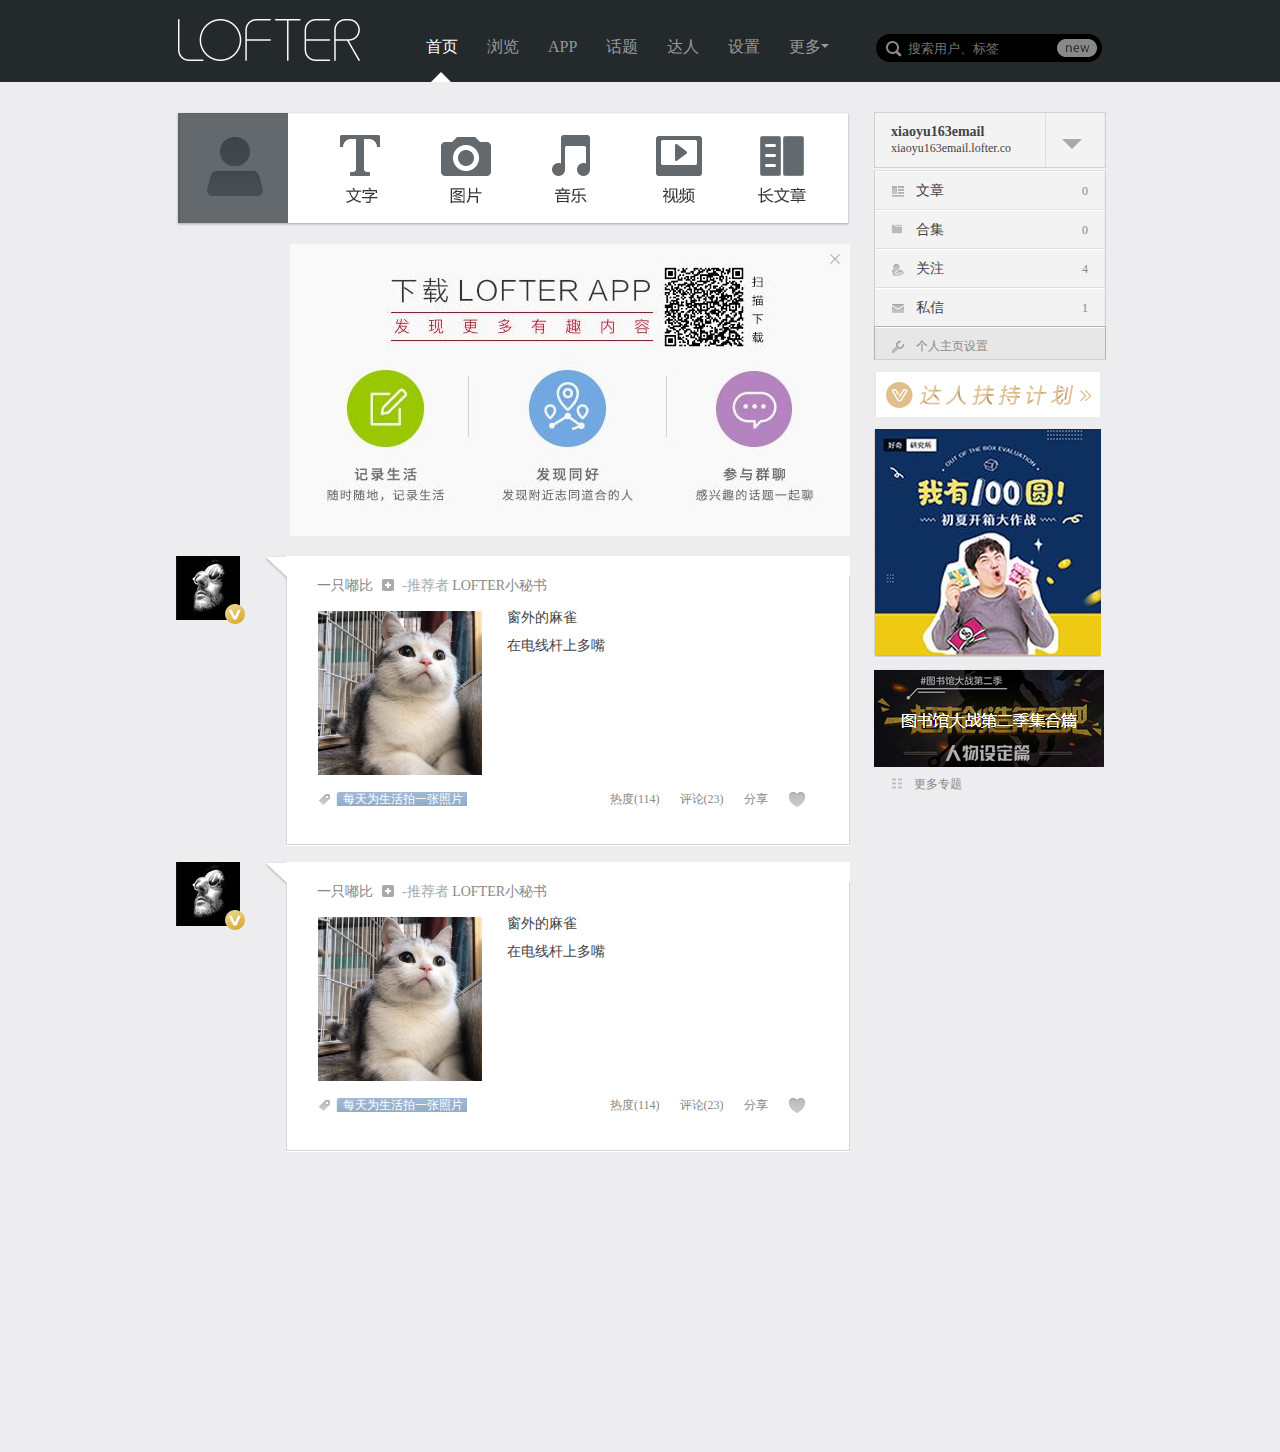
<file: index.html>
<!DOCTYPE html>
<html lang="en">
<head>
    <meta charset="UTF-8">
    <meta name="viewport" content="width=device-width, initial-scale=1.0">
    <meta http-equiv="X-UA-Compatible" content="ie=edge">
    <title>index</title>
    <link rel="stylesheet" href="css/index.css">
    <script type="text/javascript" src="js/index.js"></script>
</head>
<body>
    <header>
        <div class="wrap">
            <div class="logo"></div>
            <div class="nav">
                <ul class="nav1">
                    <li>
                        <a href="" class="indexlist">首页</a>
                        <a href="" class="triangle"></a>
                    </li>
                    <li><a href="">浏览</a></li>
                    <li><a href="">APP</a></li>
                    <li><a href="">话题</a></li>
                    <li><a href="">达人</a></li>
                    <li><a href="">设置</a></li>
                    <li id="mbtn">
                        <a href="javascript:;">更多<span class="more" ></span></a>  
                        <div class="moreshow" id="mshow">
                                <a href="" class="search_tri more_tri"></a><div class="morelist">
                                <a href="" class="list1">寻找好友</a>
                            </div>
                            <div class="morelist">
                                <a href="" class="list2">导入导出</a>
                            </div>
                            <div class="morelist">
                                    <a href="" class="list3">移动客户端</a>
                            </div>
                            <div class="morelist">
                                    <a href="" class="list4">LOFTCAM-用心创造滤镜</a>
                            </div>
                            <div class="morelist">
                                    <a href="" class="list5">UAPP-创建个人应用</a>
                            </div>
                            <div class="morelist">
                                    <a href="" class="list6">帮助反馈及投诉</a>
                            </div>
                            <div class="morelist">
                                    <a href="" class="list7">退出</a>
                            </div>
                        </div>
                    </li>
                </ul>
                <div class="nav2">
                    <div class="sbox">
                        <form  class="search" action="">
                            <a href=""></a>
                            <label for="" style="display: none;">搜索用户、标签</label>
                            <input id="sbtn" type="text" placeholder="搜索用户、标签">
                            <div class="newbox">
                                <div class="new"></div>
                            </div>
                        </form>
                    </div> 
                    <div class="searchshow" id="show">
                        <a href="" class="search_tri"></a>
                        <div class="order">
                            <div class="mysub">我的订阅</div>
                            <div class="video">
                                <div class="video_icon">视频</div>
                                <img src="images/video.jpg" alt="">
                                <div class="seven_news">7篇新文章</div>
                            </div>
                        </div>
                        <div class="hot">
                            <span class="mysub">热门推荐</span>
                            <div class="video hotlist">
                                    <div class="video_icon">魅蓝手机lofter六周</div>
                                    <div class="seven_news">23211参与</div>
                            </div>
                            <div class="video hotlist">
                                    <div class="video_icon">猪猪女孩正名记</div>
                                    <div class="seven_news">711参与</div>
                            </div>
                            <div class="video hotlist">
                                    <div class="video_icon">写给空气的情话</div>
                                    <div class="seven_news">25386参与</div>
                            </div>
                            <div class="video hotlist">
                                    <div class="video_icon">戏精主子争宠记</div>
                                    <div class="seven_news">5111参与</div>
                            </div>
                            <div class="video hotlist">
                                    <div class="video_icon">决战平安京</div>
                                    <div class="seven_news">6154参与</div>
                            </div>
                        </div>
                    </div>
                </div>
            </div>
        </div>
    </header>
    <section class="wrap">
        <div class="main">
            <ul class="bar">
                <li class="user"><a href=""></a></li>
                <li><a href="" class="text"></a></li>
                <li><a href="" class="pic"></a></li>
                <li><a href="" class="music"></a></li>
                <li><a href="" class="tv"></a></li>
                <li><a href="" class="artic"></a></li>
            </ul>
            <div style="height:312px;"> 
                <img src="images/dlbanner.jpg" alt="" style="float:right;">
            </div>
            <div class="main_show">
                <div class="people">
                    <img src="images/people.png" alt="">
                    <a href=""></a>
                </div>
                <div class="isayt"></div>
                <div class="mcontent">
                    <div class="con">
                        <div class="who">
                            <a href="">一只嘟比</a>
                            <a href="" class="w-icn1"></a>
                            <span>-推荐者
                                <a href="">LOFTER小秘书</a>
                            </span>
                        </div>
                        <div class="cat">
                            <img src="images/cat.jpg" alt="">
                            <div class="cat_text">
                                <p>窗外的麻雀</p>
                                <p>在电线杆上多嘴</p>
                            </div>
                        </div>
                        <div class="opt">
                            <div class="opt_left">
                                <span class="opti">
                                    <a href="">
                                        <span>每天为生活拍一张照片</span>
                                    </a>
                                </span>
                            </div>
                            <ul class="opt_right">
                                <li>
                                    <a href="">热度(114)</a>
                                </li>
                                <li>
                                    <a href="">评论(23)</a>
                                </li>
                                <li>
                                    <a href="">分享</a> 
                                </li>
                                <li>
                                    <a href=""推荐></a>
                                </li>
                                <li class="heart"></li>
                            </ul>
                        </div>
                    </div>
                </div>
            </div>

            <div class="main_show">
                    <div class="people">
                        <img src="images/people.png" alt="">
                        <a href=""></a>
                    </div>
                    <div class="isayt"></div>
                    <div class="mcontent">
                        <div class="con">
                            <div class="who">
                                <a href="">一只嘟比</a>
                                <a href="" class="w-icn1"></a>
                                <span>-推荐者
                                    <a href="">LOFTER小秘书</a>
                                </span>
                            </div>
                            <div class="cat">
                                <img src="images/cat.jpg" alt="">
                                <div class="cat_text">
                                    <p>窗外的麻雀</p>
                                    <p>在电线杆上多嘴</p>
                                </div>
                            </div>
                            <div class="opt">
                                <div class="opt_left">
                                    <span class="opti">
                                        <a href="">
                                            <span>每天为生活拍一张照片</span>
                                        </a>
                                    </span>
                                </div>
                                <ul class="opt_right">
                                    <li>
                                        <a href="">热度(114)</a>
                                    </li>
                                    <li>
                                        <a href="">评论(23)</a>
                                    </li>
                                    <li>
                                        <a href="">分享</a> 
                                    </li>
                                    <li>
                                        <a href=""推荐></a>
                                    </li>
                                    <li class="heart"></li>
                                </ul>
                            </div>
                        </div>
                    </div>
                </div>

            </div>
        </div>
        <aside>
            <ul>
                <li>
                    <div class="name">
                        <div class="text">
                            <a href="">xiaoyu163email</a>
                            <span>xiaoyu163email.lofter.co</span>
                        </div>
                    </div>
                    <div class="nameicon"></div>
                </li>
                <li>
                    <a href="" class="mi">
                        <span class="icn icn-1"></span>
                        <span class="list_text">文章</span>
                        <span class="inf inf-1">0</span>
                    </a>
                </li>
                <li>
                    <a href="" class="mi">
                        <span class="icn icn-2"></span>
                        <span class="list_text">合集</span>
                        <span class="inf inf-1">0</span>
                    </a>
                </li>
                <li>
                    <a href="" class="mi">
                        <span class="icn icn-3"></span>
                        <span class="list_text">关注</span>
                        <span class="inf inf-1">4</span>
                    </a>
                </li>
                <li>
                    <a href="" class="mi">
                        <span class="icn icn-4"></span>
                        <span class="list_text">私信</span>
                        <span class="inf inf-1">1</span>
                    </a>
                </li>
                <li class="noipt">
                    <a href="" class="mi">
                        <span class="icn icn-5"></span>
                        <span class="setup">个人主页设置</span>
                    </a>
                </li>
            </ul>
            <div class="daren-apply"></div>
            <div class="ad"></div>
            <div class="ad2"></div>
            <div class="more_ad">
                <a href="">更多专题</a>
            </div>
        </aside>
    </section>
    <footer class="wrap"></footer>
</body>
</html>
</file>
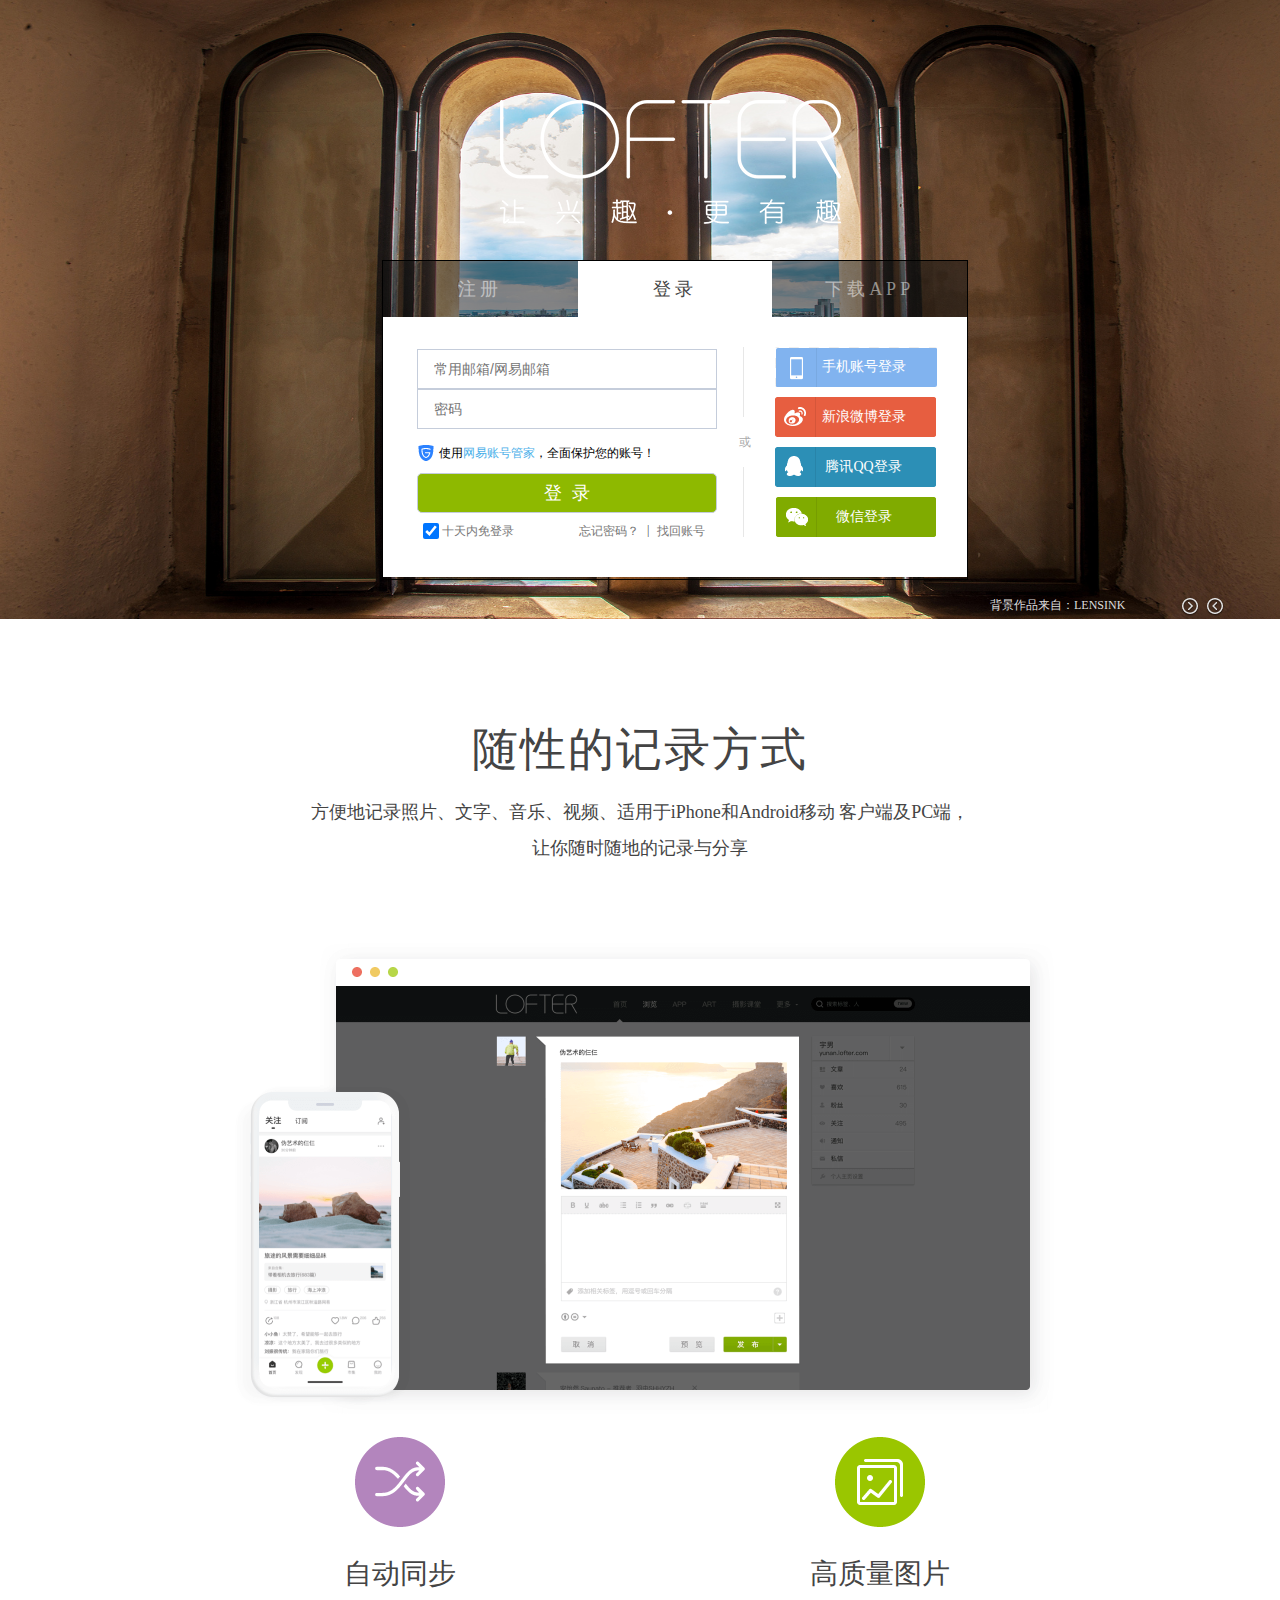
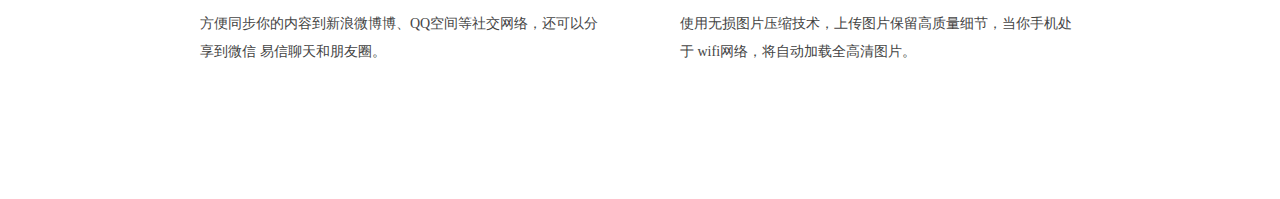
<file: login.html>
<!DOCTYPE html>
<html lang="en">
<head>
    <meta charset="UTF-8">
    <meta name="viewport" content="width=device-width, initial-scale=1.0">
    <meta http-equiv="X-UA-Compatible" content="ie=edge">
    <title>login</title>
    <link rel="stylesheet" href="css/style.css">
    <script type="text/javascript" src="js/login.js"></script>
</head>
<body>
    <div class="header">  
        <img src="images/bg.jpg" alt="">
        <div class="logo">
            <h1>LOFTER</h1>
        </div>
        <div class="tab">
            <ul class="options" id="option">
                <li>
                    <a href="javascript:;">注册</a>
                </li>
                <li class="login">
                    <a href="javascript:;">登录</a>
                </li>
                <li >
                    <a href="javascript:;">下载APP</a>
                </li>
            </ul>
            <div class="forms">
                <div class="form1 regist_form">
                    <div class="left">
                        <div class="register_btn">
                            <input type="text" value="网易邮箱注册">
                        </div>
                    </div>
                    <div class="middle">
                        <span class="sepln"></span>
                        <span class="sepTex">或</span>
                    </div>
                    <ul class="right">
                        <li class="icon1">
                            <a href="">手机账号登录</a>
                        </li>
                        <li>
                            <a href="">新浪微博登录</a>
                        </li>
                        <li>
                            <a href="">腾讯QQ登录</a>
                        </li>
                         <li>
                            <a href="">微信登录</a>
                        </li>
                    </ul>
                </div>
                <div class="form1 login_form">
                    <div class="left">
                        <input type="text" id="email" placeholder="常用邮箱/网易邮箱">
                        <input type="text"  id="pwd" placeholder="密码">
                        <div class="keeper">
                          <span>使用<a>网易账号管家</a>，全面保护您的账号！</span>  
                        </div>
                        <div class="login_btn">
                            <input type="text" value="登  录">
                        </div>
                        <div class="check">
                            <div class="checkbox">
                                <input type="checkbox" checked>
                                <label for="">十天内免登录</label>
                            </div>
                            <ul>
                                <li>
                                    <a href="">忘记密码？</a>
                                </li>
                                <li> | </li>
                                <li>
                                    <a href="">找回账号</a>
                                </li>
                            </ul>
                        </div>
                    </div>
                    <div class="middle">
                        <span class="sepln"></span>
                        <span class="sepTex">或</span>
                    </div>
                    <ul class="right">
                        <li class="icon1">
                            <a href="">手机账号登录</a>
                        </li>
                        <li>
                            <a href="">新浪微博登录</a>
                        </li>
                        <li>
                            <a href="">腾讯QQ登录</a>
                        </li>
                        <li>
                            <a href="">微信登录</a>
                        </li>
                    </ul>
                </div>
                <div class="form1 load_form">
                    <ul class="loadlist">
                        <li>
                            <label for="">iPhone版:</label>
                            <a href="" class="iphone"></a>
                        </li>
                        <li>
                            <label for="">Android版:</label>
                            <a href="" class="android"></a>
                        </li>
                    </ul>
                    <img src="images/2dcode.png" alt="">
                </div>
            </div>
        </div>
        <div class="bg_logo">
            <a href="">背景作品来自：LENSINK</a>
            <span></span>
            <span></span>
        </div> 
    </div>
    <div class="content">
        <h2>随性的记录方式</h2>
        <p>方便地记录照片、文字、音乐、视频、适用于iPhone和Android移动
            客户端及PC端，<br>让你随时随地的记录与分享
        </p>
    <div class="banner1">
        <img src="images/dashboard.png" alt="">
        <ul>
            <li>
                <i class="w-icon w-icon-1"></i>
                <h3>自动同步</h3>
                <p>方便同步你的内容到新浪微博博、QQ空间等社交网络，还可以分享到微信
                    易信聊天和朋友圈。
                </p>
            </li>
            <li>
                <i class="w-icon w-icon-2"></i>
                <h3>高质量图片</h3>
                <p>使用无损图片压缩技术，上传图片保留高质量细节，当你手机处于
                    wifi网络，将自动加载全高清图片。
                </p>
            </li>
        </ul>
    </div>    
    </div>
    

    
</body>
</html>
</file>
<file: css/index.css>
/* 清除样式 */
body,h1,h2,p,dl,dd,ul,ol,form,input{margin:0;padding:0;}
li{list-style: none;}
a{text-decoration: none;cursor: pointer;}
img{border:none;}
input{outline: none;}
body{font-size: 12px;color: #444;background-color: #ededef;font-family: "微软雅黑";min-width: 960px;text-align: center;}

.wrap{width: 928px;margin: 0 auto;text-align: left;}
/* 头部 */
header{height: 82px;margin-bottom: 30px;background:url(../images/body.png) repeat-x;}
.logo{
    margin: 19px 0 0 0;
    position: relative;
    float: left;
    width: 220px;
    height: 44px;
    background: url(../images/hd24.png) 999px 999px no-repeat;
    background-position: 0 0;
}
.nav{
    float: right;
    margin: 35px 0 0;
}
/* 导航 */
.nav1{
    position: relative;
    z-index: 65;
    width: 450px;
    height: 47px;
    padding: 22px 5px 0 0;
    margin: -22px 0 0;
    text-align: right;
    float: left;}
.nav1 li{
    height: 47px;
    line-height:24px;
    float: left;
    margin-left: 29px;
    z-index: 65;
}
.nav1 li a{
    font-size: 16px;
    text-align: center;
    color: #999;
}
.nav1 li a:hover{color: #fff;}
.nav1 .indexlist{color: #fff;}
/* 首页三角形 */
.triangle{
    display: inline-block;
    vertical-align: middle; 
    border: 10px solid transparent; 
    border-bottom-color:#fff;
    position: absolute;
    left: 34px;
    bottom: 0px;
}
/* 更多三角形 */
 .nav1 .more{
     display: inline-block;
     vertical-align: middle; 
     border: 4px solid transparent; 
     border-top-color:#999;
    }
.nav1 .more:hover{border-top-color:#fff;} 
.nav2{
    float: right;
    position: relative;
    top: -1px;
    left: -2px;
    width: 184px;
    height: 26px;
    margin-left: 26px;
    padding: 2px 10px 2px 32px;
    z-index: 65;
    background: url(../images/icon4-24.png) 0 -41px no-repeat;
}
/* 更多展示 */
.nav1 .moreshow{
    display:none;
    width:226px;
    height: 300px;
    margin: -20px 10px 0 67px;
    background: #191919;
    position: absolute;
    top: 78px; 
    left: 50%;
}
.nav1 .more_tri{
    display: inline-block;
    vertical-align: middle; 
    border: 8px solid transparent;
    border-bottom-color:#191919;
    position: absolute;
    left:104px;
    top:-15px;
}
.moreshow .morelist{
    position: relative;
    float: left;
    z-index: 2;
    zoom: 1;
    width: 100%;
    margin: -1px 0 1px;
    border-top: 1px solid #202020;
    border-bottom: 1px solid #0c0c0c;
    background-color: #191919;
}
.moreshow .morelist a{
    display: block;
    width: 147px;
    padding: 0px 40px;
    color: #bcbcbc;
    line-height: 40px;
    font-size: 12px;
    text-align: left;
}
.morelist .list1{background: url(../images/icon4-24.png)17px -299px no-repeat;}
.morelist .list2{background: url(../images/icon4-24.png)16px -712px no-repeat;}
.morelist .list3{background: url(../images/icon4-24.png)18px -339px no-repeat;}
.morelist .list4{background: url(../images/icon4-24.png)17px -1017px no-repeat;}
.morelist .list5{background: url(../images/icon4-24.png)16px -809px no-repeat;}
.morelist .list6{background: url(../images/icon4-24.png)16px -381px no-repeat;}
.morelist .list7{background: url(../images/icon4-24.png)16px -419px no-repeat;}
.morelist:hover{background: #333;}
/* 搜索框 */
.nav2 .sbox{background: #000;}
.nav2 .search{
    background: #000;
    display: block;
}
.nav2 .search a{
    background: url(../images/icon4-24.png)-9999px -9999px no-repeat;
    display: block;
    width: 18px;
    height: 18px;
    background-position: 0 -81px;
    position: absolute;
    top: 6px;
    left: 10px;
}
.nav .search label{
    position: absolute;
    top: 5px;
    left: 32px;
    color: #666;
    cursor: text;
    z-index: 1;}
.nav2 .search input{
    position: relative;
    width: 144px;
    height: 18px;
    padding: 4px 45px 2px 0;
    padding: 4px 40px 2px 0;
    margin: 0;
    border: none;
    background-color: transparent;
    outline: none;
    line-height: 18px;
    color: #fff;
    z-index: 3;
}
.nav2 .new{
    position: absolute;
    right: 5px;
    top: 5px;
    width: 40px;
    height: 18px;
    line-height: 18px;
    color: #303539;
    text-align: center;
    background: url(../images/icon4-24.png) -210px -81px no-repeat;
    z-index:2px;
}
/* 搜索展示 */
.searchshow{
    display:none;
    width: 230px;
    height: 406px;
    background: #191919;
    margin-left: -34px;
    margin-top: 10px;
}
.searchshow .search_tri{
    display: inline-block;
    vertical-align: middle; 
    border: 8px solid transparent; 
    border-bottom-color:#191919;
    position: absolute;
    left: 104px;
    bottom: -8px;}
.searchshow .order{
    height: 90px;
    border-bottom: 1px solid #444;
}
.searchshow .mysub{
    height: 40px;
    line-height: 40px;
    padding-left: 17px;
    color: #888;
    font-size: 12px;
    padding-bottom: 10px;}
.video{
    margin-left: 15px;
}
.video .video_icon{
    background: url(../images/icon4-24.png)0 -111px no-repeat;
    padding-left: 22px;
    font-size: 14px;
    line-height: 18px;
    overflow: hidden;
    color: #bcbcbc;
}
.video .seven_news{
    text-indent: 20px;
    color: #888;
}
.video img{
    position: absolute;
    right: 10px;
    top: 80px;
    width: 34px;
    height: 34px;
    overflow: hidden;
}
.hot .hotlist{
    border-bottom: 1px solid #0c0c0c;
    padding:10px 0;
}
.video:hover{background: #333;}
/* 内容 */
section{height: 1260px;}
/* 主要内容 */
.main{
    width: 674px; 
    height: 100%;
    float: left;}
.main .bar{
    height:110px;
    position: relative;
    z-index: 9;
    margin: 0 0 18px;
    padding: 1px 2px 3px;
    background-position: 0 0;
    background: url(../images/nav224-6.png)0 0 no-repeat;
    opacity: 1;
}
.bar li{
    float: left;
    width: 112px; 
    margin: 0 0 -1px;
}
.bar li a{
    height:110px;
    display: block;
    width: 100%;
    overflow: hidden;
    background: url(../images/nav224-6.png)0 0 no-repeat;}
.bar .user{position: relative;width: 110px;}
.user a:hover{background-position: -2px -133px;}
.bar .text{background-position: -112px 0;}
.bar .text:hover{background-position:-112px -243px;}
 .bar .pic{background-position: -222px 0;} 
.bar .pic:hover{background-position:-222px -133px;}
.bar .music{background-position: -332px 0;}
.bar .music:hover{background-position:-332px -133px;}
.bar .tv{background-position: -442px 0;}
.bar .tv:hover{background-position:-442px -133px;}
.bar .artic{background-position: -552px 0;}
.bar .artic:hover{background-position:-552px -133px;}

.main .main_show{
    height: 290px;
    margin: 0 0 16px;
    position: relative;
}
.main_show .people{
    float: left;
    position: relative;
}
.people img{
    width: 64px;
    height: 64px;
}
.people a{
    width: 20px;
    height: 20px;
    position: absolute;
    right:-5px;
    bottom:0px;
    z-index:20;
    background: url(../images/mr20x20.png) no-repeat;
}
/* 人物旁边的三角形 */
.main_show .isayt{
    height: 24px;
    overflow: hidden;
    background: url(../images/isay24.png)0 0 no-repeat;
    width: 564px;
    position: absolute;
    left: 88px;
}

.main_show .mcontent{
    height: 290px;
    width: 564px;
    float: right;
    overflow: hidden;
    position: relative;
    background:#fff;
}

.mcontent::before{
    content: '';
    position: absolute;
    top: 0;
    right: 0px;
    border: 0px solid;
    border-color: rgba(0, 0, 0, 0.2) #ededef;
    -webkit-transition: border .5s ease; 
}
.mcontent:hover::before{
    border-right-width: 20px;
    border-bottom-width: 20px;
}
.mcontent .con{
    height: 268px;
    width: 562px;
    margin-top: 20px;
    border-left: 1px solid #D4D4D6;
    border-right: 1px solid #D4D4D6;
    border-bottom: 1px solid #D4D4D6;
}
.con .who{
    position: relative;
    zoom: 1;
    margin: 0 0 16px;
    font-size: 14px;
    line-height: 19px;
    margin-left: 30px;
}
.who a{
    color: #888;
}
.who .w-icn1{
    width: 12px;
    height: 12px;
    background: url(../images/icon2-8.png) -88px -1973px no-repeat;
    display: inline-block;
    position: relative;
    top: 1px;
    margin: 0 0 0 5px;
}
.who span{
    color: #aaa;
    margin-left: 5px;
}
.cat{
    height: 169px;
    width: 500px;
    margin:0 auto;
}
.cat img{
    width: 164px;
    float: left;
    margin: 0 25px 5px 0;
}
.cat_text{
    position: relative;
    top:-2px;
    z-index: 3;
}
.cat_text p{
    margin: 0 0 10px;
    font-size: 14px;
}
.opt{
    position: relative;
    z-index: 3;
    width: 500px;
    height: 19px;
    margin: 10px auto;
    line-height: 19px;
    color: #aaa;
}
.opt_left{
    width:162px;
    position: relative;
    float: left;
    height: 19px;
    overflow: hidden;
    background: url(../images/icon24.png) 0 -103px no-repeat;
}
.opti{
    position: relative;
    z-index: 3;
    zoom: 1;
    float: left;
    margin-left: 18px;
    white-space: nowrap;
}
.opti a{
    color: #fff;
    background: url(../images/weibo.png) right -299px no-repeat;
}
.opti a span{
    padding: 0 4px 0 7px;
    background: url(../images/weibo.png) 0 -275px no-repeat;
}
.opt_right{
    width: 228px;
    height: 20px;
    float: right;
}
.opt_right li{
    float: left;
    margin-left: 20px;
}
.opt_right  a{
    color: #888;
}
.opt_right a:hover{
    color: #8BC2EB;
}
.heart{
    width: 20px;
    height: 18px;
    background: url(../images/icon24.png) -82px -2759px no-repeat;
}
.heart:hover{
    background: url(../images/icon24.png) -82px -2721px no-repeat;
}
/* 右侧栏 */
aside{
    width: 230px;
    height: 100%;
    float: right;
    padding:0 0 30px;}
aside ul{
    height: 245px;
    background: #f3f3f3;
}
aside ul li{
    border-left: 1px solid #D0D0D2;
    border-right:1px solid #D0D0D2;
}
aside ul li:nth-child(1){
    height: 54px;
    border: 1px solid #D0D0D2;
    margin-bottom: 2px;
}
aside ul li:nth-child(1) .name{
    float: left;
    width: 154px;
    height: 54px;
    padding-left: 16px;
    border-right: 1px solid #dfdfdf;
}
.name .text{
    margin-top: 10px;
}
.text a{
    font-size: 14px;
    line-height: 18px;
    font-weight: bold;
    color: #444;
}
aside ul li{
    display: inline;
    position: relative;
    float: left;
    width: 100%;
    overflow: hidden;
    height: 38px;
    border-top: 1px solid #dfdfdf;
}
aside ul li:hover{
    background: #fff;
}
aside ul li:nth-child(1) .nameicon{
    display: inline-block;
    vertical-align: middle; 
    border: 10px solid transparent; 
    border-top-color:#AAA;
    margin-left: 16px;
    margin-top: 26px;

}
aside ul li .mi{
    float: left;
    width: 100%;
    height: 18px;
    overflow: hidden;
    padding: 10px 0;
    border-top: 1px solid #fff;
    line-height: 15px;
    font-size: 14px;
}
.mi .list_text{
    line-height: 18px;
    font-size: 14px;
    overflow: hidden;
    margin-right: -120px;
    white-space: nowrap;
    color: #444;
}
.mi .icn{
    float: left;
    width: 25px;
    height: 18px;
    margin: 0 0 0 16px;
    overflow: hidden;
    background: url(../images/icon24.png) no-repeat;
} 

.mi .icn-1{
    background-position: 0 -1684px;
}
.mi .inf{
    float: right;
    margin-right: 17px;
    white-space: nowrap;
    font-size: 12px;
    font-weight: bold;
    color: #888;
    line-height: 18px;
    font-weight: normal;
}

.mi .icn-2{
    width: 12px;
    height: 12px;
    margin: 2px 13px 0 16px;
    background: url(../images/collection.png) -71px -130px no-repeat;
    background-size: 171px auto;
}
.mi .icn-3{
    background: url(../images/icon24.png) 0 -288px no-repeat;
}
.mi .icn-4{
    background: url(../images/icon24.png) 0 -1966px no-repeat;
}
.mi .icn-5{
    background: url(../images/icon24.png) 0 -1601px no-repeat;
}
.noipt{
    height: 32px;
    border-color: #b2b2b2;
    background-color: #e7e7e7;
    background-position: -1148px -1px;
    border-bottom: 1px solid #D0D0D2;
}
.noipt .setup{
    color: #888;
    font-size: 12px;
}
.daren-apply{
    width: 226px;
    height: 46px;
    margin-bottom: 12px;
    margin-top: 14px;
    background: url(../images/daren_plan.png)no-repeat;
}
.ad{
    width: 228px;
    height: 228px;
    background: url(../images/ad.png) no-repeat;
    margin-bottom: 12px;
}
.ad2{
    width: 230px;
    height: 98px;
    background: url(../images/ad2.png) no-repeat;
}
.more_ad{
    height: 35px;
}
.more_ad a{
    display: block;
    padding: 0 0 0 40px;
    background-color: #e7e7e7;
    background: url(../images/icon24.png)16px -3334px no-repeat;
    line-height: 34px;
    font-size: 12px;
    color: #888;
}
.more_ad:hover{
    background: #fff;
}
/* 页脚 */
footer{height: 80px;}
</file>
<file: css/style.css>
/* 清除样式 */
body,h1,h2,p,dl,dd,ul,ol,form,input{margin:0;padding:0;}
li{list-style: none;}
a{text-decoration: none;cursor: pointer;}
img{border:none;}
input{outline: none;}
body{font-size: 12px;color: #444;font-family: "微软雅黑";min-width: 960px;text-align: center;}

.header{
    width:100%;
    height:650px;
    opacity: 1;
    zoom: 1;
    margin: 0 auto;
    position: relative;
}
.header img{
    width: 100%;
    height: 650px;
    margin-top: -31px; 
    margin-left: 0px;
    visibility: visible;
    opacity: 1;}
.logo{
    width: 341px;
    height:124px;
    text-indent:-9999px;
    background:url(../images/login-logo.png) no-repeat; 
    position: absolute;
    top:100px;
    left:500px;
}
.tab{
    width: 584px;
    height:318px;
    border: 1px solid black;
    position: absolute;
    top:260px;
    left:382px;
    display: -webkit-box;
    -webkit-box-orient: vertical;
}
.tab .options{
    height: 56px;
}
.tab .forms{
    height: 260px;
    background:#fff;
}
.options li{
    width: 33.333%;
    height:100%;
    background-color: rgba(17,17,17,0.5);
    float: left;
}
.options li a{
    font-size: 18px;
    line-height: 56px;
    color: rgba(255,255,255,0.5);
    letter-spacing: 4px; 
}
.options li a:hover{color: #fff;}
.options .login{background: #fff;}
.options .login a{color:#444;}

.form1{
    display: none;
}
/* 登录页面 */
.login_form{display: block;}
.left{
    width: 304px;
    height: 192px;
    margin: 32px;
    float: left;
}
.right{
    width: 162px;
    height: 192px;
    margin-right: 30px;
    margin-top:30px;
    float: right;
}
.middle .sepln{
    position: absolute;
    left:360px;
    top:86px;
    display: block;
    height: 190px;
    width: 1px;
    background: #e7e7e7;
}
.middle .sepTex{
    position: absolute;
    left: 358px;
    top: 156px;
    margin: 0 0 0 -6px; 
    display: block;
    width: 20px;
    height: 50px;
    line-height: 50px;
    background: #fff; 
    color: #aaa;
}
.left input{
    width: 266px;
    height: 22px;
    line-height: 22px;
    padding:8px 16px;
    border: 1px solid #c5cddb; 
    background: #fff; 
    font-size: 14px;
    color: #444;
}
.left .keeper{
    height: 18px;
    margin-top: 16px;
    background:url(../images/gjlogo2.png)3px 0 no-repeat;
}   
.keeper span{
    color: #000;
    margin-left: -40px;
}
.keeper span a{color: #4aafe9;}
.login_btn input{
    margin-top:10px;
    background:#8EB900;
    border-radius: 5px;
    font-size: 18px;
    line-height: 40px;
    text-align: center;
    color: #fff; 
}
.login_btn input:hover{background: #AFD601;}
.check{
    height: 16px;
    margin-top: 10px;
}   
.check .checkbox{
    width: 104px;
    float: left;margin-left: 8px;
}
.checkbox input{
    width:16px;
    height:16px;
    color: #333;
    border: 0;
    font-size: 16px;
    line-height: 42px;
    float: left;
}
.checkbox label{
    color:#777;
    float: left;
    margin-left: 3px;
}
.check ul{
    width: 140px;
    height: 16px;
    float: right;
} 
.check ul li{
    float: left;
    margin-right: 8px;
} 
.check ul li a{color: #777;}  
.right li{
    width: 162px;
    height: 40px;
    margin-bottom: 10px;
    display: list-item;
}
.right li a{
    font-size: 14px;
    line-height: 40px;
    color: #fff;
    margin-left: 15px;
}
.right .icon1{
    background:url(../images/phone.png) 0 0 no-repeat;
    border-radius: 2px;
}
.right :nth-of-type(2){
    background:url(../images/btn.png) -1px -601px no-repeat;
    border-radius: 2px;
}
.right :nth-of-type(3){
    background:url(../images/btn.png) -1px -651px no-repeat;
    border-radius: 2px;
}
.right :nth-of-type(4){
    background:url(../images/btn.png) -213px -1191px no-repeat;
    border-radius: 2px;
}
.icon1:hover{
    background: url(../images/telYi.png)-16px -90px no-repeat;
}
.right :nth-of-type(2):hover{
    background:url(../images/btn.png) -199px -601px no-repeat;
    border-radius: 2px;
}
.right :nth-of-type(3):hover{
    background:url(../images/btn.png) -199px -651px no-repeat;
    border-radius: 2px;
}
.right :nth-of-type(4):hover{
    background:url(../images/btn.png) -213px -1252px no-repeat;
    border-radius: 2px;
}
/* 注册页面 */
.regist_form{
    background: #fff;
    display: none;
    height: 260px;
}
.register_btn input{
    margin-top:70px;
    margin-right:204px;
    background:#8EB900;
    border-radius: 5px;
    font-size: 18px;
    line-height: 40px;
    text-align: center;
    color: #fff; 
}
.register_btn input:hover{background: #AFD601;}

/* 下载页面 */
.load_form{
    background:#fff;
    display: none;
}
.load_form img{
    width: 164px;
    height: 164px;
    float: right;
    margin-top: -165px;
    margin-right: 72px;
}
.loadlist{
    width: 220px;
    height: 132px;
    margin: 62px 0 0 72px;
}
.loadlist li{
    padding:0 0 20px;
    zoom:1;
}
.loadlist li label{
    width: 84px;
    line-height: 40px;
    float: left;
}
.loadlist li a{
    display: inline-block; 
    width: 135px;
    height: 40px;
    text-indent: -1000px;
    overflow: hidden;
}
.loadlist li .iphone{
    background: url(../images/btn.png) -467px -587px no-repeat;
}
.loadlist li .android{
    background: url(../images/btn.png) -467px -707px no-repeat;
}
.bg_logo{
    width: 290px;
    height: 23px;
    position: absolute;
    right: 0;
    bottom: 30px;
}
.bg_logo a{
    color:#ddd;
    float: left;
    margin-right: 54px
}
.bg_logo span{
    float: left;
    width: 19px;
    height: 19px;
    margin: 0 3px;
    overflow: hidden;
    text-indent: -2000px;
    background: url(../images/btn.png) -406px -781px;
}
.bg_logo span:nth-child(2){
    background: url(../images/btn.png) -429px -781px;
}
/* 内容部分 */
/* 文字 */
.content h2{
    padding: 72px 0 16px;
    font-size: 46px;
    font-weight: normal;
    letter-spacing: 2px;
    line-height: 56px;
}
.content p{
    padding: 0 0 69px;
    font-size: 18px;
    line-height: 36px;
}
/* 板块一 */
.banner1{
    height: 787px;
}
.banner1 img{
    width: 928px;
    height: 498px;
    margin: 0 auto;
}
.banner1 ul{
    margin: 0 auto;
    height: 289px;
    width: 960px;
}
.banner1 ul li{
    float: left;
    width: 400px;
    padding: 0 40px 64px;
}
.banner1 h3{
    margin: 25px 0 18px;
    font-size: 28px;
    font-weight: normal;
    line-height: 36px;
}
.banner1 p{
    font-size: 14px;
    line-height: 28px;
    text-align: left;
}
.w-icon{
    display: inline-block;
    width: 91px;
    height: 90px;
    background: url(../images/icon.png) no-repeat;
}
.w-icon-1{
    background-position: -115px 0;
}
.w-icon-2{
    background-position: -234px 0;
}
</file>
